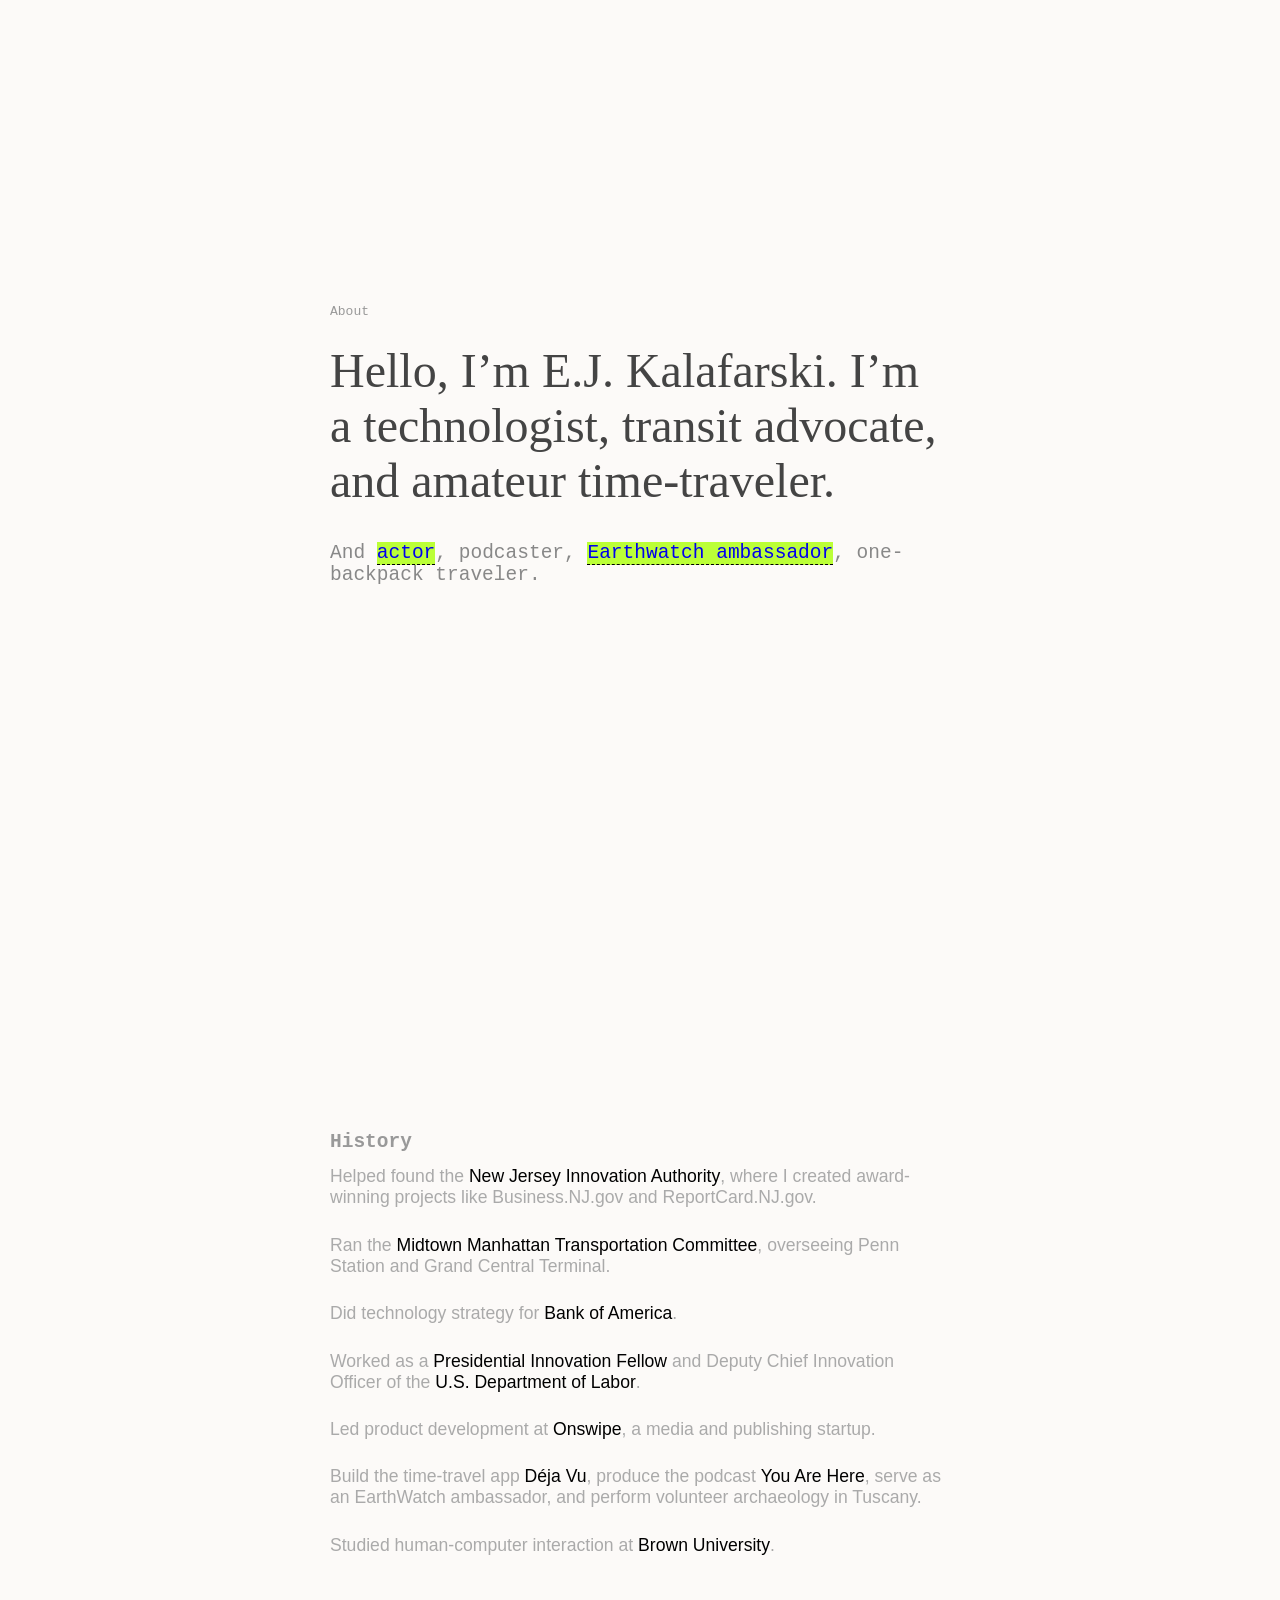
<file: index.html>
<!DOCTYPE html>
<html lang="en">
<head>
    <meta charset="UTF-8"/>
    <title>E.J. Kalafarski</title>

    <link rel="me" href="https://mastodon.social/@ejkalafarski"/>

    <!-- Open Graph bullshit, for home page: -->
    <meta property="og:title" content="You Are Here, by E.J. Kalafarski"/>
    <meta property="og:type" content="website"/>
    <meta property="og:url" content="https://ejkalafarski.com/"/>
    <meta property="og:image" content="https://daringfireball.net/graphics/df-wide-card.png"/>
    <meta property="og:site_name" content="E.J. Kalafarski"/>
    <meta property="og:description" content="Commentary on Apple, technology, design, politics, and more."/>

    <style>
    * { margin: 0; box-sizing: border-box; }
    :selection { backgorund-color: yellow; }
    body { background-color: #FCFAF8; font-family: Georgia; }
    main { width: 620px; margin: 0 auto 0 auto; }
    section { min-height: 100vh; display: flex; flex-direction: column; justify-content: center; padding: 80px 0; }
    h1 { font-size: 3em; font-weight: normal; color: #444; padding: .5em 0; }
    .subhead { font-size: 1.5em; font-weight: normal; color: #888; padding: .5em 0; }
    ul { padding: 0; margin: 0; }
    li { font-family: sans-serif; font-size: 1.1em; font-weight: 100; color: #aaa; padding: .75em 0; list-style: none; }
    a { background: #BBFF37; text-decoration: none; border-bottom: 1px dashed black; }
    strong { font-weight: normal; color: black; }
    section p, h2 { font-family: monospace; color: #999; }
    </style>

    <!-- Google tag (gtag.js) -->
    <script async src="https://www.googletagmanager.com/gtag/js?id=G-PQM5FTX5YG"></script>
    <script>
      window.dataLayer = window.dataLayer || [];
      function gtag(){dataLayer.push(arguments);}
      gtag('js', new Date());

      gtag('config', 'G-PQM5FTX5YG');
    </script>

</head>
<body>
    <main>
        <section>
            <p>About</p>
            <h1>
                Hello, I’m E.J. Kalafarski. I’m a technologist, transit advocate, and amateur time-traveler.
            </h1>
            <p class="subhead">
                And <a href="https://www.backstage.com/tal/ejkalafarski/" target="_blank">actor</a>, podcaster, <a href="https://earthwatch.org/stories/thinking-lot-about-roman-empire" target="_blank">Earthwatch ambassador</a>, one-backpack traveler.
            </h2>
        </section>
        <section>
            <h2>History</h2>
            <ul>
                <li>
                    Helped found the <strong>New Jersey Innovation Authority</strong>, where I created award-winning projects like Business.NJ.gov and ReportCard.NJ.gov.
                </li>
                <li>
                    Ran the <strong>Midtown Manhattan Transportation Committee</strong>, overseeing Penn Station and Grand Central Terminal.
                </li>
                <li>
                    Did technology strategy for <strong>Bank of America</strong>.
                </li>
                <li>
                    Worked as a <strong>Presidential Innovation Fellow</strong> and Deputy Chief Innovation Officer of the <strong>U.S. Department of Labor</strong>.
                </li>
                <li>
                    Led product development at <strong>Onswipe</strong>, a media and publishing startup.
                </li>
                <li>
                    Build the time-travel app <strong>Déja Vu</strong>, produce the podcast <strong>You Are Here</strong>, serve as an EarthWatch ambassador, and perform volunteer archaeology in Tuscany.
                </li>
                <li>
                    Studied human-computer interaction at <strong>Brown University</strong>.
                </li>
            </ul>
        </section>

    </main>
</body>
</html>
</file>
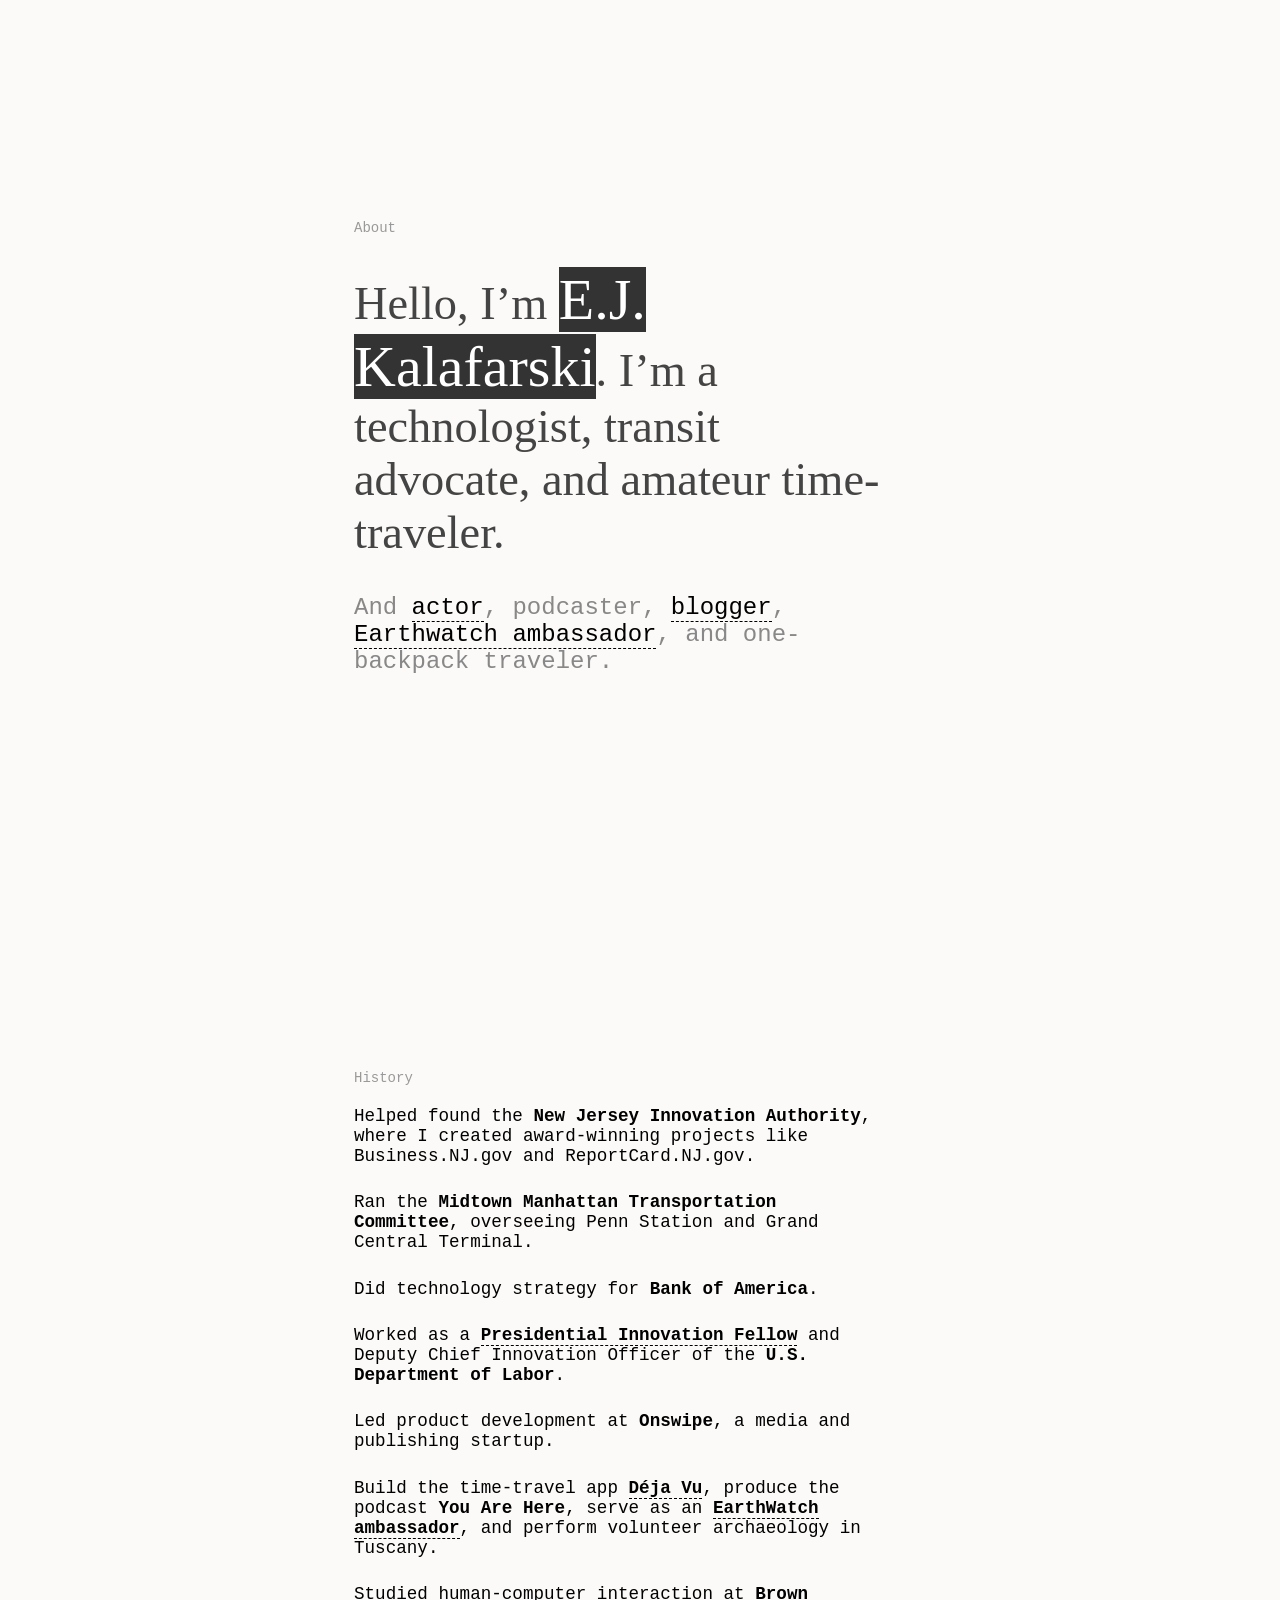
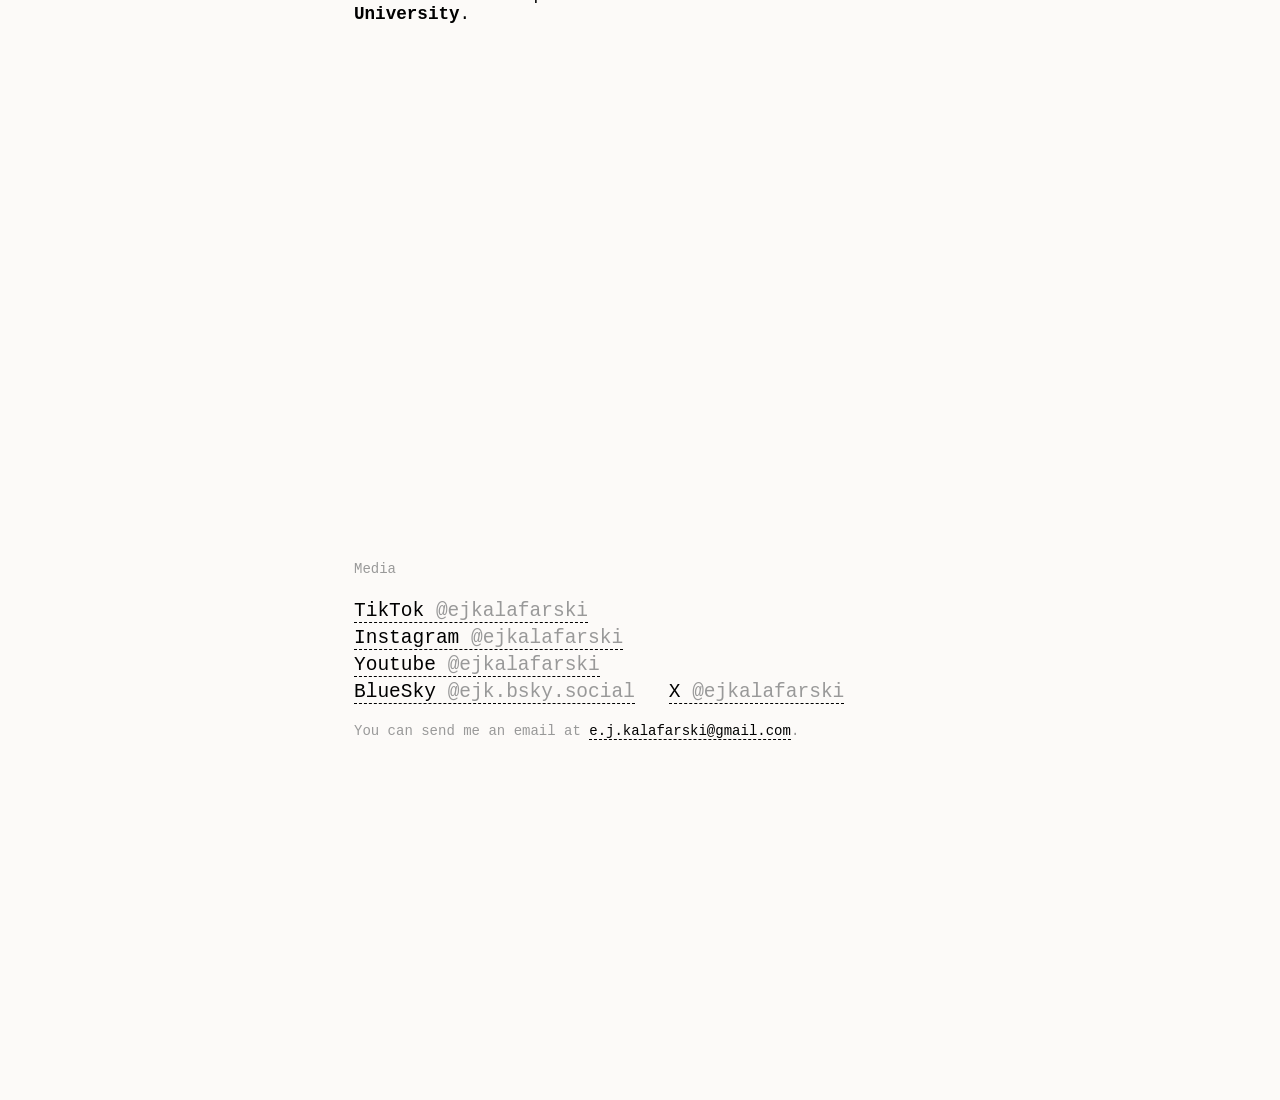
<file: layouts/index.html>
<!DOCTYPE html>
<html lang="en">
<head>
    <meta charset="UTF-8">
    <meta name="viewport" content="width=device-width, initial-scale=1.0">
    <title>E.J. Kalafarski</title>

    <!-- SEO Meta Tags -->
    <meta name="description" content="E.J. Kalafarski is a technologist with the New Jersey Innovation Authority and the creator of You Are Here.">
    <meta name="keywords" content="E.J. Kalafarski, technologist, innovation, You Are Here, Presidential Innovation Fellow, human-computer interaction">
    <meta name="author" content="E.J. Kalafarski">
    <meta name="robots" content="index, follow">
    <link rel="canonical" href="https://ejkalafarski.com">
    <link rel="me" href="https://mastodon.social/@ejkalafarski"/>

    <!-- Favicon -->
    <link rel="icon" href="/images/favicon.ico">
    <link rel="icon" href="/images/favicon.png">
    <link rel="icon" href="/images/favicon.svg">
    <link rel="apple-touch-icon" href="/images/apple-touch-icon.png">

    <!-- Open Graph -->
    <meta property="og:type" content="website">
    <meta property="og:url" content="https://ejkalafarski.com">
    <meta property="og:title" content="E.J. Kalafarski">
    <meta property="og:description" content="Technologist with the New Jersey Innovation Authority and the creator of You Are Here.">
    <meta property="og:image" content="/images/k-wide-card.png"/>
    <meta property="og:site_name" content="E.J. Kalafarski">
    <meta property="og:locale" content="en_US">

    <style>
    * {
        margin: 0;
        padding: 0;
        box-sizing: border-box;
    }

    ::selection {
        background-color: yellow;
    }

    body {
        background-color: #FCFAF8;
        font-family: -apple-system, monospace;
    }

    main {
        max-width: 620px;
        margin: 0 auto;
        padding: 0 24px;
        padding-right: 60px;
    }

    section {
        min-height: 100vh;
        display: flex;
        flex-direction: column;
        justify-content: center;
        padding: 80px 0;
    }

    h1 {
        font-family: Georgia;
        font-size: 2.9em;
        font-weight: normal;
        color: #444;
        padding: .5em 0;
    }

    h1 strong {
        background: #333;
        font-size: 1.25em;
        color: white;
        font-weight: normal;
    }

    .subhead, nav {
        font-size: 1.5em;
        font-weight: 300;
        color: #888;
        padding: .5em 0;
    }

    ul {
        padding: 0;
        margin: 0;
    }

    li {
        font-weight: 300;
        font-size: 1.1em;
        padding: .75em 0;
        list-style: none;
    }

    a {
        text-decoration: none;
        border-bottom: 1px dashed black;
        color: black;
    }

    a:hover {
        background: #A4E3FF;
    }

    section ul li strong {
        font-weight: 600;
        color: black;
    }

    section p, h2 {
        color: #999;
        padding: .5em 0;
        font-size: 14px;
        font-weight: normal;
    }

    nav a {
        margin-right: 1em;
        font-family: monospace;
        white-space: nowrap;
    }

    nav a span {
        color: #999;
    }

    @media (max-width: 768px) {
        main {
            padding-right: 50px;
        }

        section {
            min-height: auto;
            padding: 70px 0;
        }
    }
    </style>

    <!-- Google tag (gtag.js) -->
    <script async src="https://www.googletagmanager.com/gtag/js?id=G-PQM5FTX5YG"></script>
    <script>
      window.dataLayer = window.dataLayer || [];
      function gtag(){dataLayer.push(arguments);}
      gtag('js', new Date());

      gtag('config', 'G-PQM5FTX5YG');
    </script>

</head>
<body>
    <main>
        <section>
            <p>About</p>
            <h1>
                Hello, I’m <strong>E.J. Kalafarski</strong>. I’m a technologist, transit advocate, and amateur time-traveler.
            </h1>
            <p class="subhead">
                And <a href="https://www.backstage.com/tal/ejkalafarski/" target="_blank">actor</a>, podcaster, <a href="/blog/">blogger</a>, <a href="https://earthwatch.org/stories/thinking-lot-about-roman-empire" target="_blank">Earthwatch ambassador</a>, and one-backpack traveler.
            </h2>
        </section>
        <section>
            <h2>History</h2>
            <ul>
                <li>
                    Helped found the <strong>New Jersey Innovation Authority</strong>, where I created award-winning projects like Business.NJ.gov and ReportCard.NJ.gov.
                </li>
                <li>
                    Ran the <strong>Midtown Manhattan Transportation Committee</strong>, overseeing Penn Station and Grand Central Terminal.
                </li>
                <li>
                    Did technology strategy for <strong>Bank of America</strong>.
                </li>
                <li>
                    Worked as a <strong><a href="https://presidentialinnovationfellows.gov/fellows/ej-kalafarski/" target="_blank">Presidential Innovation Fellow</a></strong> and Deputy Chief Innovation Officer of the <strong>U.S. Department of Labor</strong>.
                </li>
                <li>
                    Led product development at <strong>Onswipe</strong>, a media and publishing startup.
                </li>
                <li>
                    Build the time-travel app <strong><a href="https://dejavutheapp.com/" target="_blank">Déja Vu</a></strong>, produce the podcast <strong>You Are Here</strong>, serve as an <strong><a href="https://earthwatch.org/stories/thinking-lot-about-roman-empire" target="_blank">EarthWatch ambassador</a></strong>, and perform volunteer archaeology in Tuscany.
                </li>
                <li>
                    Studied human-computer interaction at <strong>Brown University</strong>.
                </li>
            </ul>
        </section>
        <section>
            <h2>Media</h2>
            <nav>
                <a href="https://www.tiktok.com/@ejkalafarski">TikTok <span>@ejkalafarski</span></a>
                <a href="https://www.instagram.com/ejkalafarski/">Instagram <span>@ejkalafarski</span></a>
                <a href="https://www.youtube.com/@ejkalafarski">Youtube <span>@ejkalafarski</span></a>
                <a href="https://bsky.app/profile/ejk.bsky.social">BlueSky <span>@ejk.bsky.social</span></a>
                <a href="https://x.com/ejkalafarski">X <span>@ejkalafarski</span></a>
            </nav>
            <p>You can send me an email at <a href="mailto:e.j.kalafarski@gmail.com">e.j.kalafarski@gmail.com</a>.</p>
        </section>
    </main>
</body>
</html>
</file>
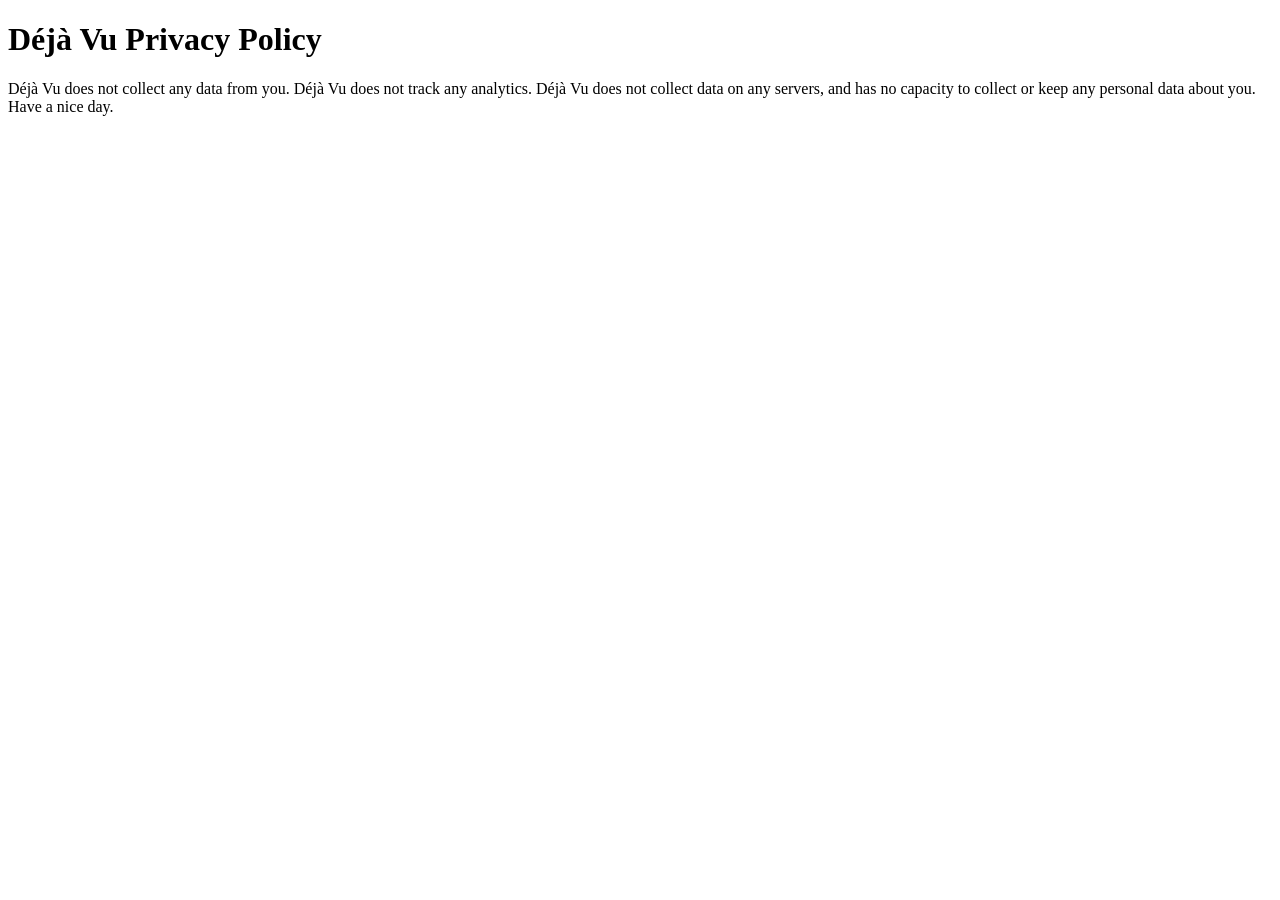
<file: dejavu.html>
<!DOCTYPE html>
<html>
<head>
    <meta charset='utf-8' />
    <title>Déjà Vu Privacy Policy</title>
</head>
<body>

<h1>Déjà Vu Privacy Policy</h1>

<p>Déjà Vu does not collect any data from you. Déjà Vu does not track any analytics. Déjà Vu does not collect data on any servers, and has no capacity to collect or keep any personal data about you. Have a nice day.</p>

</body>
</file>
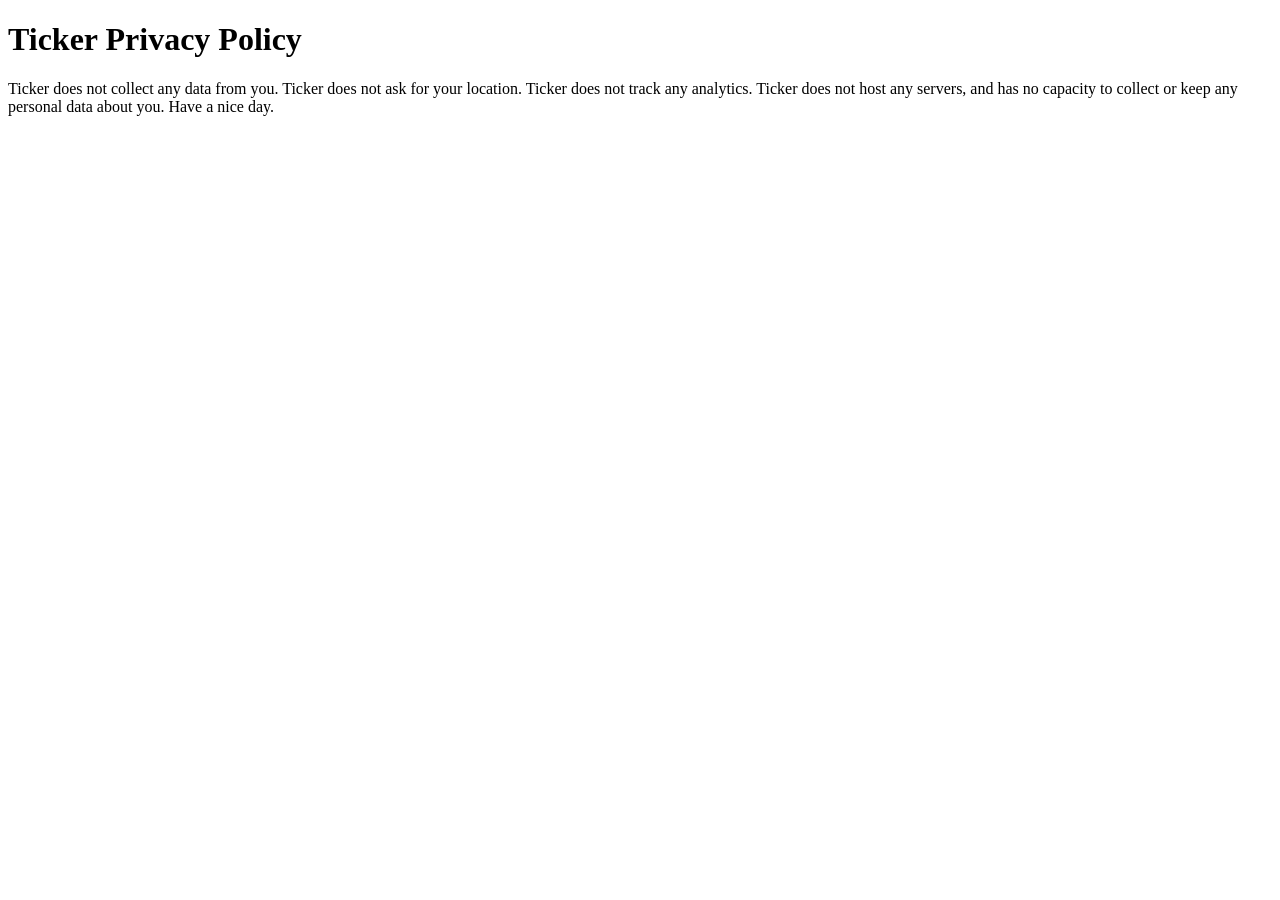
<file: ticker.html>
<!DOCTYPE html>
<html>
<head>
    <meta charset='utf-8' />
    <title>Ticker Privacy Policy</title>
</head>
<body>

<h1>Ticker Privacy Policy</h1>

<p>Ticker does not collect any data from you. Ticker does not ask for your location. Ticker does not track any analytics. Ticker does not host any servers, and has no capacity to collect or keep any personal data about you. Have a nice day.</p>

</body>
</file>
